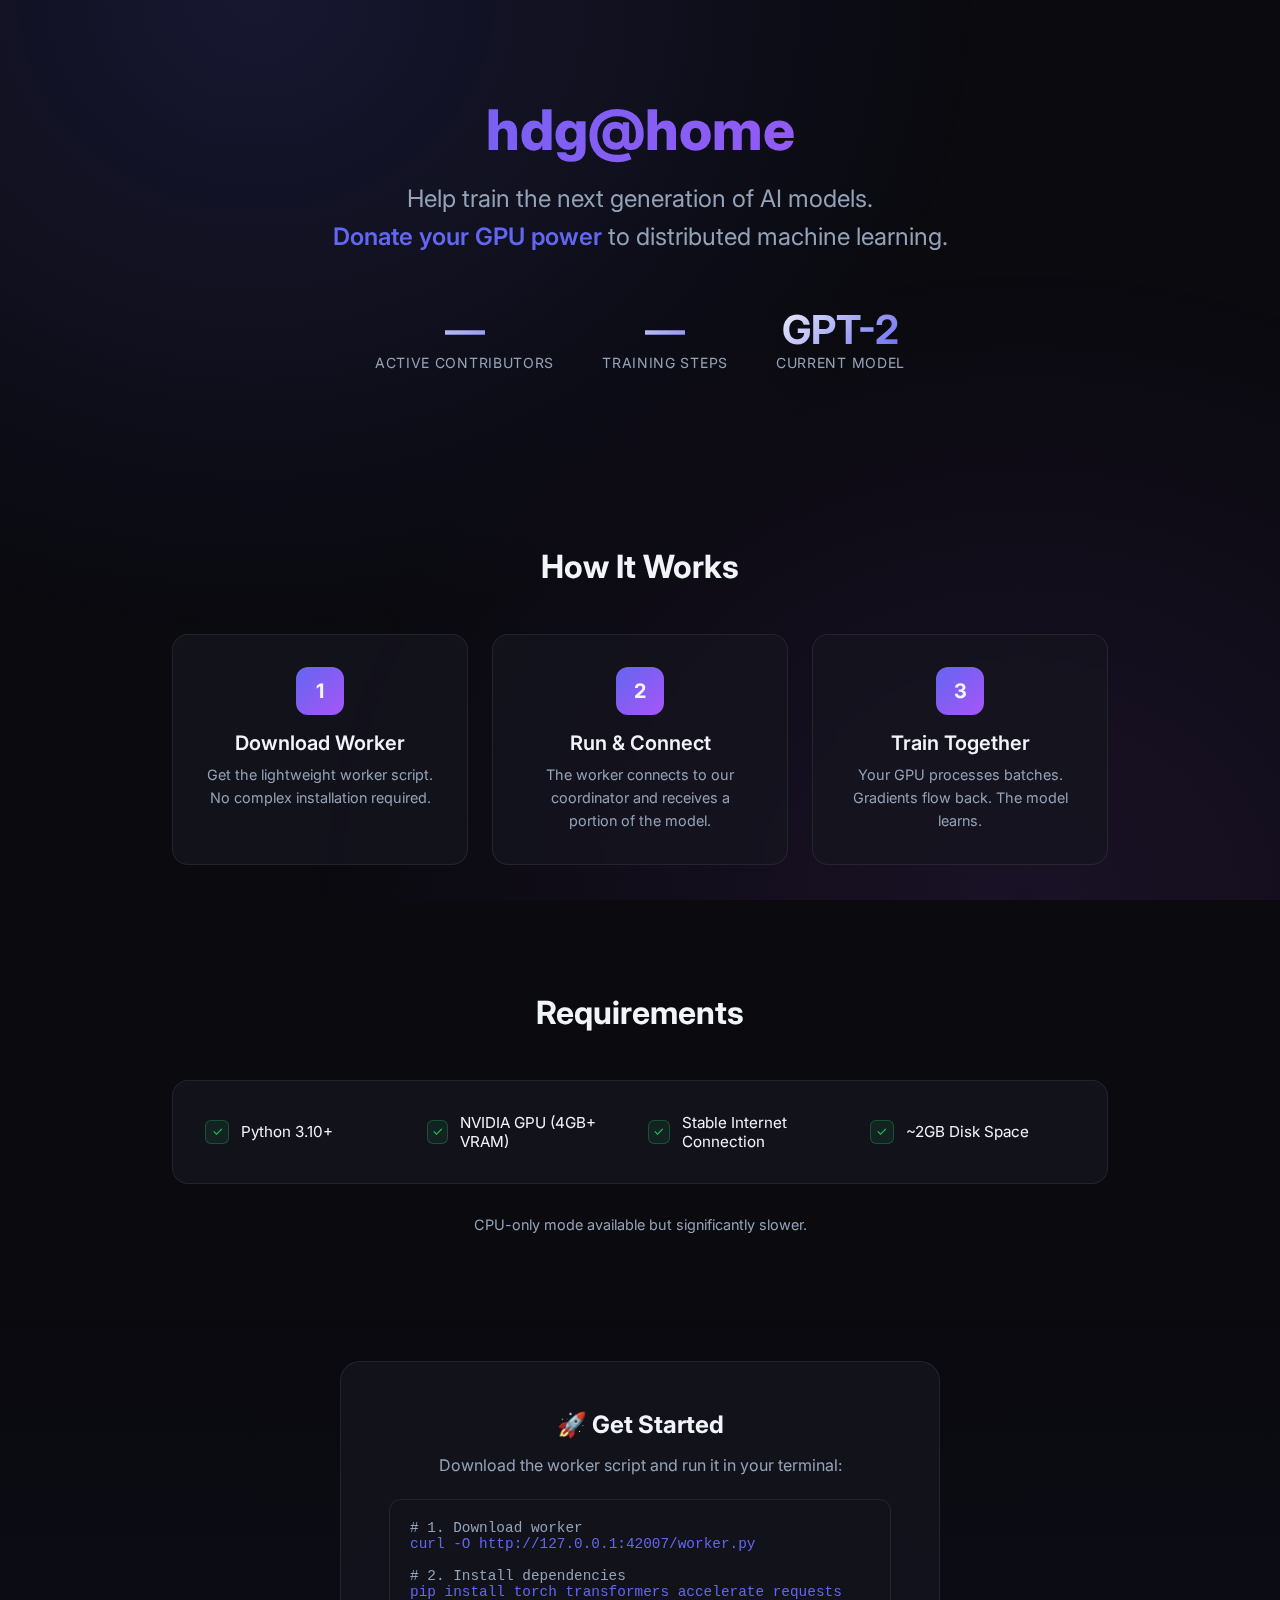
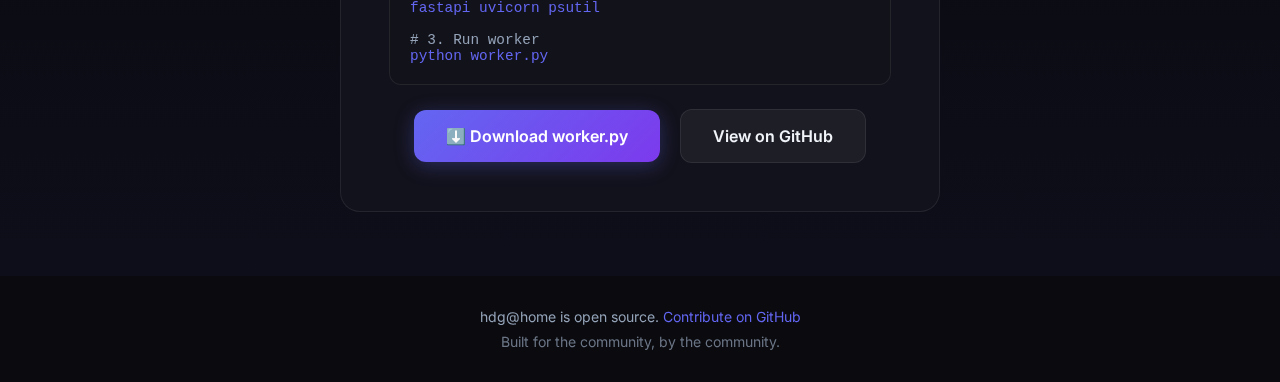
<file: server/static/join.html>
<!DOCTYPE html>
<html lang="en">

<head>
    <meta charset="UTF-8">
    <meta name="viewport" content="width=device-width, initial-scale=1.0">
    <title>Join hdg@home - Distributed AI Training</title>
    <link rel="preconnect" href="https://fonts.googleapis.com">
    <link href="https://fonts.googleapis.com/css2?family=Inter:wght@400;500;600;700;800&display=swap" rel="stylesheet">
    <style>
        :root {
            --bg-primary: #0a0a0f;
            --bg-secondary: #12121a;
            --bg-card: rgba(20, 20, 30, 0.8);
            --accent: #6366f1;
            --accent-secondary: #a855f7;
            --text-primary: #f1f5f9;
            --text-secondary: #94a3b8;
            --border: rgba(255, 255, 255, 0.08);
            --success: #22c55e;
        }

        * {
            margin: 0;
            padding: 0;
            box-sizing: border-box;
        }

        body {
            font-family: 'Inter', sans-serif;
            background: var(--bg-primary);
            color: var(--text-primary);
            min-height: 100vh;
            overflow-x: hidden;
        }

        body::before {
            content: '';
            position: fixed;
            top: 0;
            left: 0;
            width: 100%;
            height: 100%;
            background:
                radial-gradient(ellipse at 20% 0%, rgba(99, 102, 241, 0.15) 0%, transparent 50%),
                radial-gradient(ellipse at 80% 100%, rgba(168, 85, 247, 0.1) 0%, transparent 50%);
            pointer-events: none;
            z-index: -1;
        }

        /* Hero */
        .hero {
            text-align: center;
            padding: 6rem 2rem 4rem;
            max-width: 900px;
            margin: 0 auto;
        }

        .logo {
            font-size: 3.5rem;
            font-weight: 800;
            background: linear-gradient(135deg, var(--accent), var(--accent-secondary));
            -webkit-background-clip: text;
            background-clip: text;
            -webkit-text-fill-color: transparent;
            margin-bottom: 1rem;
        }

        .tagline {
            font-size: 1.5rem;
            color: var(--text-secondary);
            margin-bottom: 2rem;
            line-height: 1.6;
        }

        .highlight {
            color: var(--accent);
            font-weight: 600;
        }

        /* Stats */
        .stats {
            display: flex;
            justify-content: center;
            gap: 3rem;
            margin: 3rem 0;
            flex-wrap: wrap;
        }

        .stat {
            text-align: center;
        }

        .stat-value {
            font-size: 2.5rem;
            font-weight: 700;
            background: linear-gradient(135deg, var(--text-primary), var(--accent));
            -webkit-background-clip: text;
            background-clip: text;
            -webkit-text-fill-color: transparent;
        }

        .stat-label {
            font-size: 0.875rem;
            color: var(--text-secondary);
            text-transform: uppercase;
            letter-spacing: 0.05em;
        }

        /* How it works */
        .section {
            max-width: 1000px;
            margin: 0 auto;
            padding: 4rem 2rem;
        }

        .section-title {
            font-size: 2rem;
            font-weight: 700;
            text-align: center;
            margin-bottom: 3rem;
        }

        .steps {
            display: grid;
            grid-template-columns: repeat(auto-fit, minmax(280px, 1fr));
            gap: 1.5rem;
        }

        .step {
            background: var(--bg-card);
            border: 1px solid var(--border);
            border-radius: 16px;
            padding: 2rem;
            backdrop-filter: blur(10px);
            text-align: center;
        }

        .step-number {
            width: 48px;
            height: 48px;
            background: linear-gradient(135deg, var(--accent), var(--accent-secondary));
            border-radius: 12px;
            display: flex;
            align-items: center;
            justify-content: center;
            font-size: 1.25rem;
            font-weight: 700;
            margin: 0 auto 1rem;
        }

        .step-title {
            font-size: 1.25rem;
            font-weight: 600;
            margin-bottom: 0.5rem;
        }

        .step-desc {
            color: var(--text-secondary);
            font-size: 0.9rem;
            line-height: 1.6;
        }

        /* Requirements */
        .requirements {
            background: var(--bg-card);
            border: 1px solid var(--border);
            border-radius: 16px;
            padding: 2rem;
            margin: 2rem 0;
        }

        .req-list {
            list-style: none;
            display: grid;
            grid-template-columns: repeat(auto-fit, minmax(200px, 1fr));
            gap: 1rem;
        }

        .req-item {
            display: flex;
            align-items: center;
            gap: 0.75rem;
            font-size: 0.95rem;
        }

        .req-icon {
            width: 24px;
            height: 24px;
            background: rgba(34, 197, 94, 0.1);
            border: 1px solid rgba(34, 197, 94, 0.3);
            border-radius: 6px;
            display: flex;
            align-items: center;
            justify-content: center;
            color: var(--success);
            font-size: 0.8rem;
        }

        /* Download */
        .download-section {
            text-align: center;
            padding: 4rem 2rem;
            background: linear-gradient(180deg, transparent, rgba(99, 102, 241, 0.05));
        }

        .download-card {
            background: var(--bg-card);
            border: 1px solid var(--border);
            border-radius: 20px;
            padding: 3rem;
            max-width: 600px;
            margin: 0 auto;
            backdrop-filter: blur(10px);
        }

        .download-title {
            font-size: 1.5rem;
            font-weight: 700;
            margin-bottom: 1rem;
        }

        .code-block {
            background: var(--bg-secondary);
            border: 1px solid var(--border);
            border-radius: 12px;
            padding: 1.25rem;
            font-family: 'Fira Code', monospace;
            font-size: 0.9rem;
            color: var(--accent);
            margin: 1.5rem 0;
            text-align: left;
            overflow-x: auto;
        }

        .btn {
            display: inline-flex;
            align-items: center;
            justify-content: center;
            gap: 0.5rem;
            padding: 1rem 2rem;
            border: none;
            border-radius: 12px;
            font-size: 1rem;
            font-weight: 600;
            cursor: pointer;
            text-decoration: none;
            transition: all 0.2s;
        }

        .btn-primary {
            background: linear-gradient(135deg, var(--accent), #7c3aed);
            color: white;
            box-shadow: 0 4px 20px rgba(99, 102, 241, 0.3);
        }

        .btn-primary:hover {
            transform: translateY(-2px);
            box-shadow: 0 6px 25px rgba(99, 102, 241, 0.4);
        }

        .btn-secondary {
            background: rgba(255, 255, 255, 0.05);
            color: var(--text-primary);
            border: 1px solid var(--border);
            margin-left: 1rem;
        }

        .btn-secondary:hover {
            background: rgba(255, 255, 255, 0.1);
        }

        /* Footer */
        .footer {
            text-align: center;
            padding: 2rem;
            color: var(--text-secondary);
            font-size: 0.875rem;
        }

        .footer a {
            color: var(--accent);
            text-decoration: none;
        }

        /* Responsive */
        @media (max-width: 600px) {
            .logo {
                font-size: 2.5rem;
            }

            .tagline {
                font-size: 1.2rem;
            }

            .stats {
                gap: 2rem;
            }
        }
    </style>
</head>

<body>
    <section class="hero">
        <h1 class="logo">hdg@home</h1>
        <p class="tagline">
            Help train the next generation of AI models.<br>
            <span class="highlight">Donate your GPU power</span> to distributed machine learning.
        </p>

        <div class="stats">
            <div class="stat">
                <div class="stat-value" id="stat-peers">—</div>
                <div class="stat-label">Active Contributors</div>
            </div>
            <div class="stat">
                <div class="stat-value" id="stat-steps">—</div>
                <div class="stat-label">Training Steps</div>
            </div>
            <div class="stat">
                <div class="stat-value" id="stat-model">GPT-2</div>
                <div class="stat-label">Current Model</div>
            </div>
        </div>
    </section>

    <section class="section">
        <h2 class="section-title">How It Works</h2>
        <div class="steps">
            <div class="step">
                <div class="step-number">1</div>
                <h3 class="step-title">Download Worker</h3>
                <p class="step-desc">Get the lightweight worker script. No complex installation required.</p>
            </div>
            <div class="step">
                <div class="step-number">2</div>
                <h3 class="step-title">Run & Connect</h3>
                <p class="step-desc">The worker connects to our coordinator and receives a portion of the model.</p>
            </div>
            <div class="step">
                <div class="step-number">3</div>
                <h3 class="step-title">Train Together</h3>
                <p class="step-desc">Your GPU processes batches. Gradients flow back. The model learns.</p>
            </div>
        </div>
    </section>

    <section class="section">
        <h2 class="section-title">Requirements</h2>
        <div class="requirements">
            <ul class="req-list">
                <li class="req-item">
                    <span class="req-icon">✓</span>
                    Python 3.10+
                </li>
                <li class="req-item">
                    <span class="req-icon">✓</span>
                    NVIDIA GPU (4GB+ VRAM)
                </li>
                <li class="req-item">
                    <span class="req-icon">✓</span>
                    Stable Internet Connection
                </li>
                <li class="req-item">
                    <span class="req-icon">✓</span>
                    ~2GB Disk Space
                </li>
            </ul>
        </div>
        <p style="text-align: center; color: var(--text-secondary); font-size: 0.9rem;">
            CPU-only mode available but significantly slower.
        </p>
    </section>

    <section class="download-section">
        <div class="download-card">
            <h2 class="download-title">🚀 Get Started</h2>
            <p style="color: var(--text-secondary); margin-bottom: 1.5rem;">
                Download the worker script and run it in your terminal:
            </p>

            <div class="code-block">
                <span style="color: #94a3b8;"># 1. Download worker</span><br>
                curl -O <span id="worker-url">http://localhost:8002</span>/worker.py<br><br>
                <span style="color: #94a3b8;"># 2. Install dependencies</span><br>
                pip install torch transformers accelerate requests fastapi uvicorn psutil<br><br>
                <span style="color: #94a3b8;"># 3. Run worker</span><br>
                python worker.py
            </div>

            <a href="/worker.py" download class="btn btn-primary">
                ⬇️ Download worker.py
            </a>
            <a href="https://github.com/your-repo/hdgAtHome" class="btn btn-secondary">
                View on GitHub
            </a>
        </div>
    </section>

    <footer class="footer">
        <p>
            hdg@home is open source.
            <a href="https://github.com/your-repo/hdgAtHome">Contribute on GitHub</a>
        </p>
        <p style="margin-top: 0.5rem; opacity: 0.7;">
            Built for the community, by the community.
        </p>
    </footer>

    <script>
        // Update stats from coordinator
        async function updateStats() {
            try {
                const res = await fetch('/');
                const data = await res.json();
                document.getElementById('stat-peers').textContent = data.active_peers || 0;
            } catch (e) { }
        }

        // Set worker URL
        document.getElementById('worker-url').textContent = window.location.origin;

        updateStats();
        setInterval(updateStats, 5000);
    </script>
</body>

</html>
</file>
